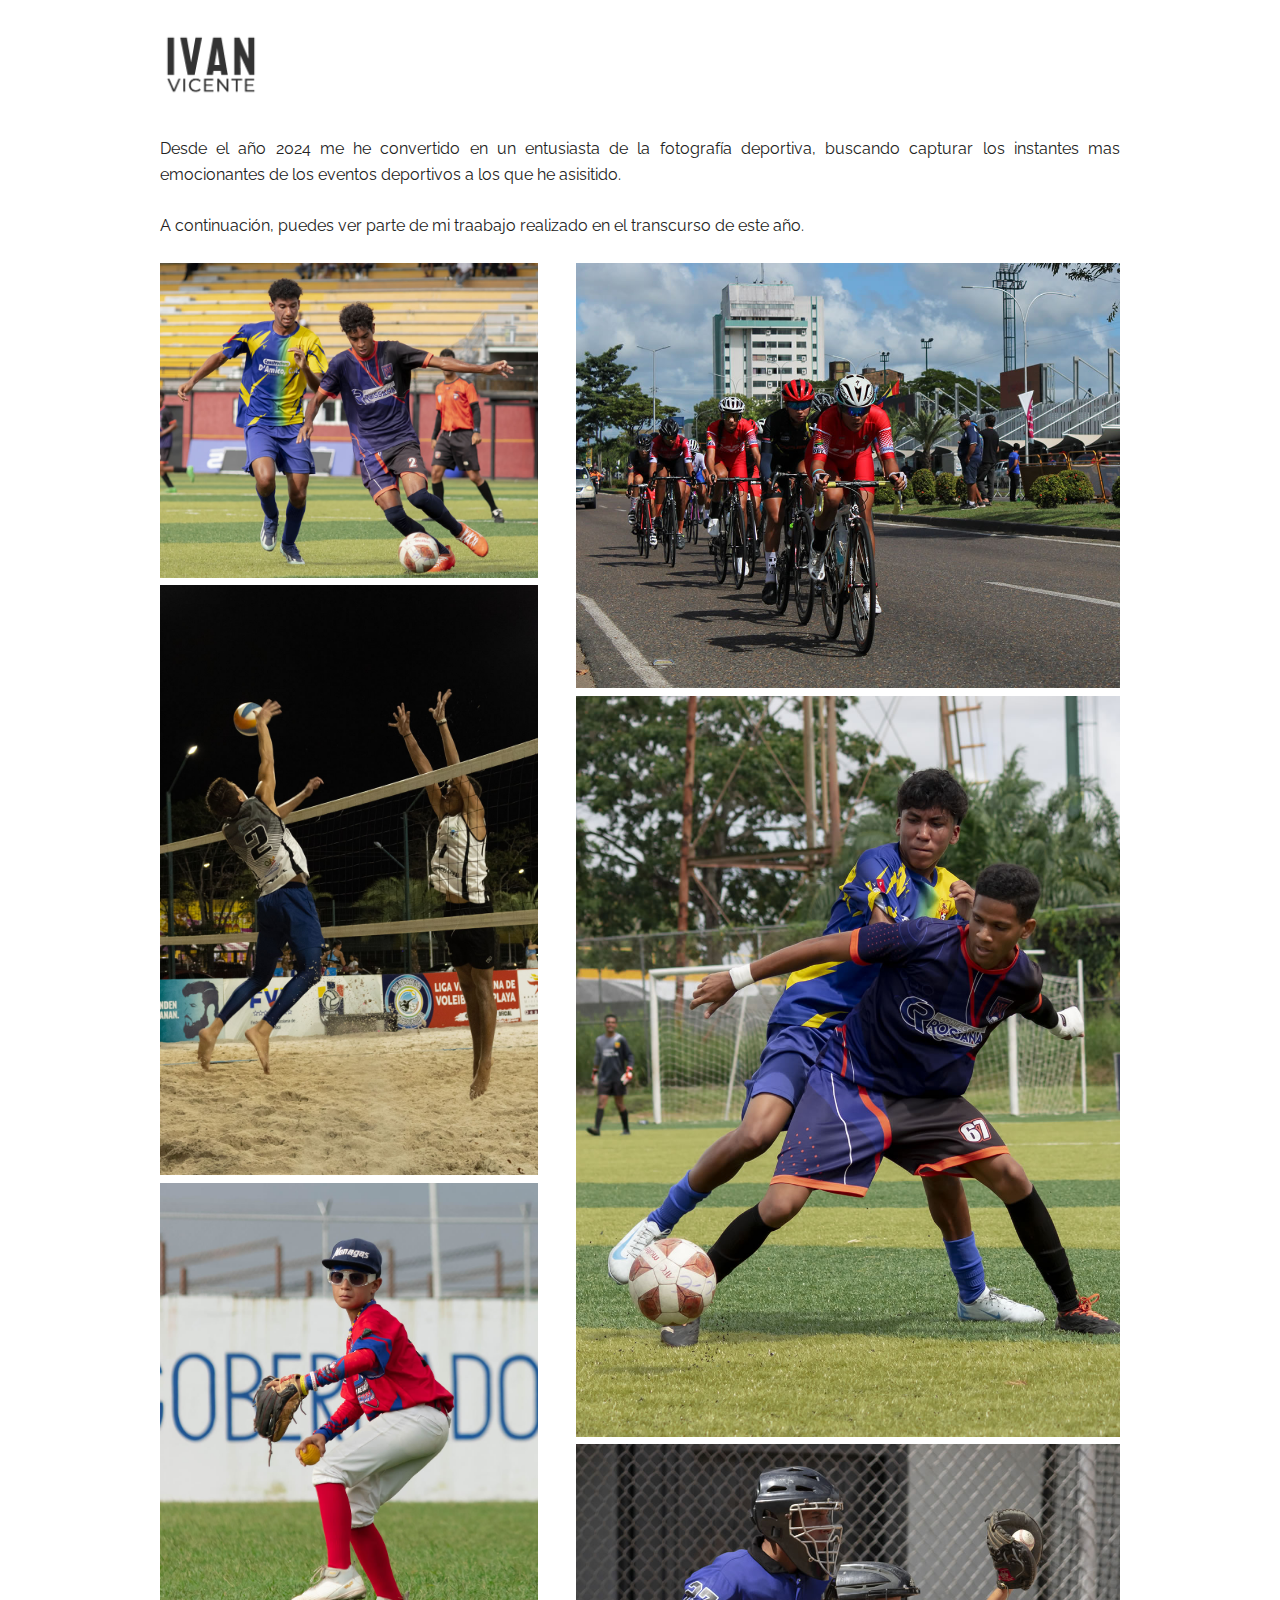
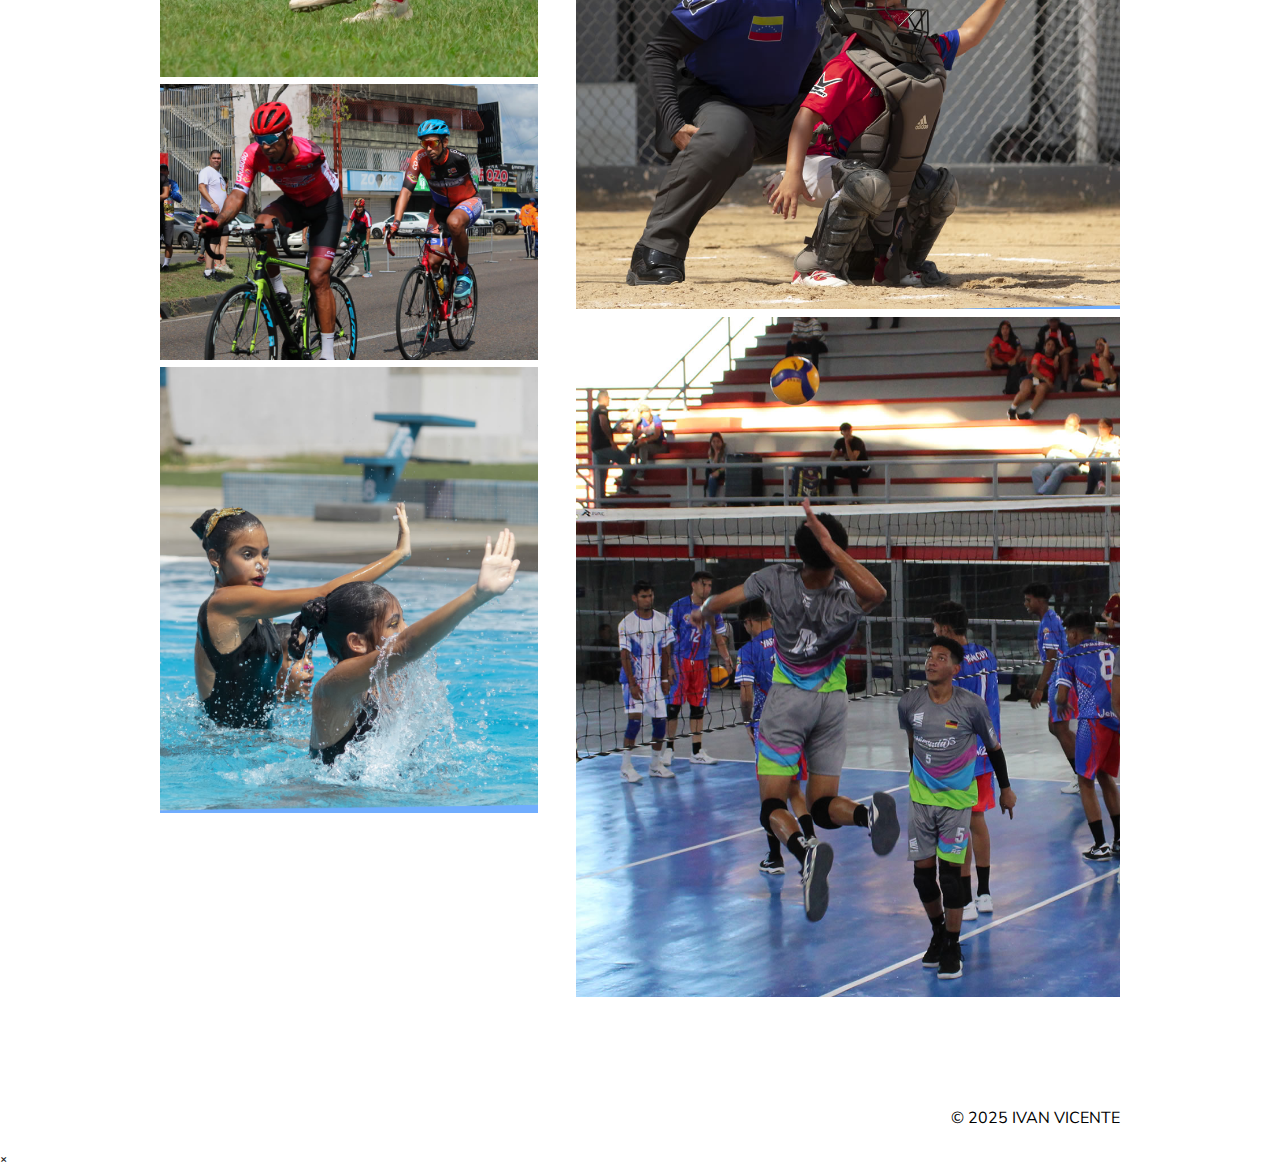
<file: index.html>
<!DOCTYPE html>
<html>
<head>


	  <!-- Basic Page Needs
  –––––––––––––––––––––––––––––––––––––––––––––––––– -->
  <meta charset="utf-8">
  <title>Ivan Vicente | Fotografo</title>
  <meta name="description" content="Portafolio de Fotografia Deportiva">
  <meta name="author" content="">

  <!-- Mobile Specific Metas
  –––––––––––––––––––––––––––––––––––––––––––––––––– -->
  <meta name="viewport" content="width=device-width, initial-scale=1">

  <!-- FUENTES
  –––––––––––––––––––––––––––––––––––––––––––––––––– -->
  <link href="//fonts.googleapis.com/css?family=Raleway:400,300,600" rel="stylesheet" type="text/css">
  <link href="https://fonts.googleapis.com/css2?family=Inter:ital,opsz,wght@0,14..32,300;1,14..32,300&display=swap" rel="stylesheet">
  <link href="https://fonts.googleapis.com/css2?family=Nunito+Sans:ital,opsz,wght@0,6..12,200..1000;1,6..12,200..1000&display=swap" rel="stylesheet">

  <!-- CSS
  –––––––––––––––––––––––––––––––––––––––––––––––––– -->
  <link rel="stylesheet" href="css/normalize.css">
  <link rel="stylesheet" href="css/skeleton.css">
  <link rel="stylesheet" href="css/viewbox.css">

  <!-- JS
  –––––––––––––––––––––––––––––––––––––––––––––––––– -->
<script src="https://ajax.googleapis.com/ajax/libs/jquery/1.12.0/jquery.min.js"></script>
<script src="js/jquery.viewbox.min.js"></script>

  <!-- Favicon
  –––––––––––––––––––––––––––––––––––––––––––––––––– -->
  <link rel="icon" type="image/png" href="images/favicon.png">

</head>
<body>

	<div class="container">

		<div class="row">
			<div class="twelve" style="height: 30px;"></div>
		</div>

		
		<div class="row" id="menu">
			<!-- Logo -->
			<div class="two columns" id="logo">
				<img src="images/logo.png">
			</div>

			<!-- Menu 
			<div class="ten u-pull-right" id="nav">
				<a href="#" class="active">PORTAFOLIO</a>
				<a href="">SOBRE MI</a>
				<a href="">CONTACTO</a>
			</div>	 -->
		</div>

		<div class="row">
			<div class="twelve columns" style="height: 30px;"></div>
		</div>
		
		<div class="row">
			<div class="twelve columns">
				<p class="about">Desde el año 2024 me he convertido en un entusiasta de la fotograf&iacutea deportiva, buscando capturar los instantes mas emocionantes de los eventos deportivos a los que he asisitido. </p>
				<p class="about">A continuaci&oacuten, puedes ver parte de mi traabajo realizado en el transcurso de este año.</p>
			</div>
		</div>

		<!-- Imagenes -->
		<div class="row">
			<div class="five columns">
				<a href="images/2am.jpg" class="thumbnail" oncontextmenu="return false;">
					<img src="images/2am.jpg" style="max-width: 100%" oncontextmenu="return false;">
				</a>

				<a href="images/valida.jpg" class="thumbnail" oncontextmenu="return false;">
					<img src="images/valida.jpg" style="max-width: 100%" oncontextmenu="return false;">
				</a>

				<a href="images/base_01.jpg" class="thumbnail" oncontextmenu="return false;">
					<img src="images/base_01.jpg" style="max-width: 100%" oncontextmenu="return false;">
				</a>

				<a href="images/ciclistas_1arm.jpg" class="thumbnail" oncontextmenu="return false;">
					<img src="images/ciclistas_1arm.jpg" style="max-width: 100%" oncontextmenu="return false;">
				</a>

				<a href="images/nado_01.jpg" class="thumbnail" oncontextmenu="return false;">
					<img src="images/nado_01.jpg" style="max-width: 100%" oncontextmenu="return false;">
				</a>
			</div>

			<div class="seven columns">
				<a href="images/peloton.jpg" class="thumbnail" oncontextmenu="return false;">
					<img src="images/peloton.jpg" style="max-width: 100%" oncontextmenu="return false;">
				</a>

				<a href="images/67am.jpg" class="thumbnail" oncontextmenu="return false;">
					<img src="images/67am.jpg" style="max-width: 100%" oncontextmenu="return false;">
				</a>

				<a href="images/base_02.jpg" class="thumbnail" oncontextmenu="return false;">
					<img src="images/base_02.jpg" style="max-width: 100%" oncontextmenu="return false;">
				</a>

				<a href="images/volei.jpg" class="thumbnail" oncontextmenu="return false;">
					<img src="images/volei.jpg" style="max-width: 100%" oncontextmenu="return false;">
				</a>
			</div>
		</div>
<!-- 
		<div class="row">
			<div class="twelve columns">
				<a href="images/nino_bote.jpg" class="thumbnail">
					<img src="images/nino_bote.jpg" style="max-width: 100%">
				</a>
			</div>
		</div>

		<div class="row">
			<div class="seven columns">
				<a href="images/pate.jpg" class="thumbnail">
					<img src="images/pate.jpg" style="max-width: 100%">
				</a>

				<a href="images/crema.jpg" class="thumbnail">
					<img src="images/crema.jpg" style="max-width: 100%">
				</a>

				<a href="images/seniora.jpg" class="thumbnail">
					<img src="images/seniora.jpg" style="max-width: 100%">
				</a>

				<a href="images/daniel.jpg" class="thumbnail">
					<img src="images/daniel.jpg" style="max-width: 100%">
				</a>
			</div>

			<div class="five columns">
				<a href="images/valida.jpg" class="thumbnail">
					<img src="images/valida.jpg" style="max-width: 100%">
				</a>

				<a href="images/barquilla.jpg" class="thumbnail">
					<img src="images/barquilla.jpg" style="max-width: 100%">
				</a>

				<a href="images/gallos.jpg" class="thumbnail">
					<img src="images/gallos.jpg" style="max-width: 100%">
				</a>
<!-- Logo 
				<a href="" class="thumbnail">
					<img src="" style="max-width: 100%">
				</a>
			</div> 

		</div>

		<div class="row">
			<div class="twelve columns">
				<a href="images/keves.jpg" class="thumbnail">
					<img src="images/keves.jpg" style="max-width: 100%">
				</a>
			</div>
		</div>

		<div class="row">
			<div class="five columns">
				<a href="images/gavilan.jpg" class="thumbnail">
					<img src="images/gavilan.jpg" style="max-width: 100%">
				</a>
			</div>

-->
		<br>
		<br>
		<span class="footer">© 2025 IVAN VICENTE</span>
	</div>

	<!-- Ventana Modal -->
	<div id="myModal" class="modal">
		<!-- Boton de Cierre -->
		<span class="close">&times;</span>
		<!-- Contenido Modal (La Imagen) -->
		<img class="modal-content" id="img01">
		<!-- Modal Caption (Texto de la Imagen) -->
		<div id="caption"></div>
	</div>

<script>
		$(function(){
			$('.thumbnail').viewbox();
			$('.thumbnail-2').viewbox({fullscreenButton: true});

			(function(){
				var vb = $('.popup-link').viewbox();
				$('.popup-open-button').click(function(){
					vb.trigger('viewbox.open');
				});
				$('.close-button').click(function(){
					vb.trigger('viewbox.close');
				});
			})();			
		});

	</script>

</body>

</html>
</file>
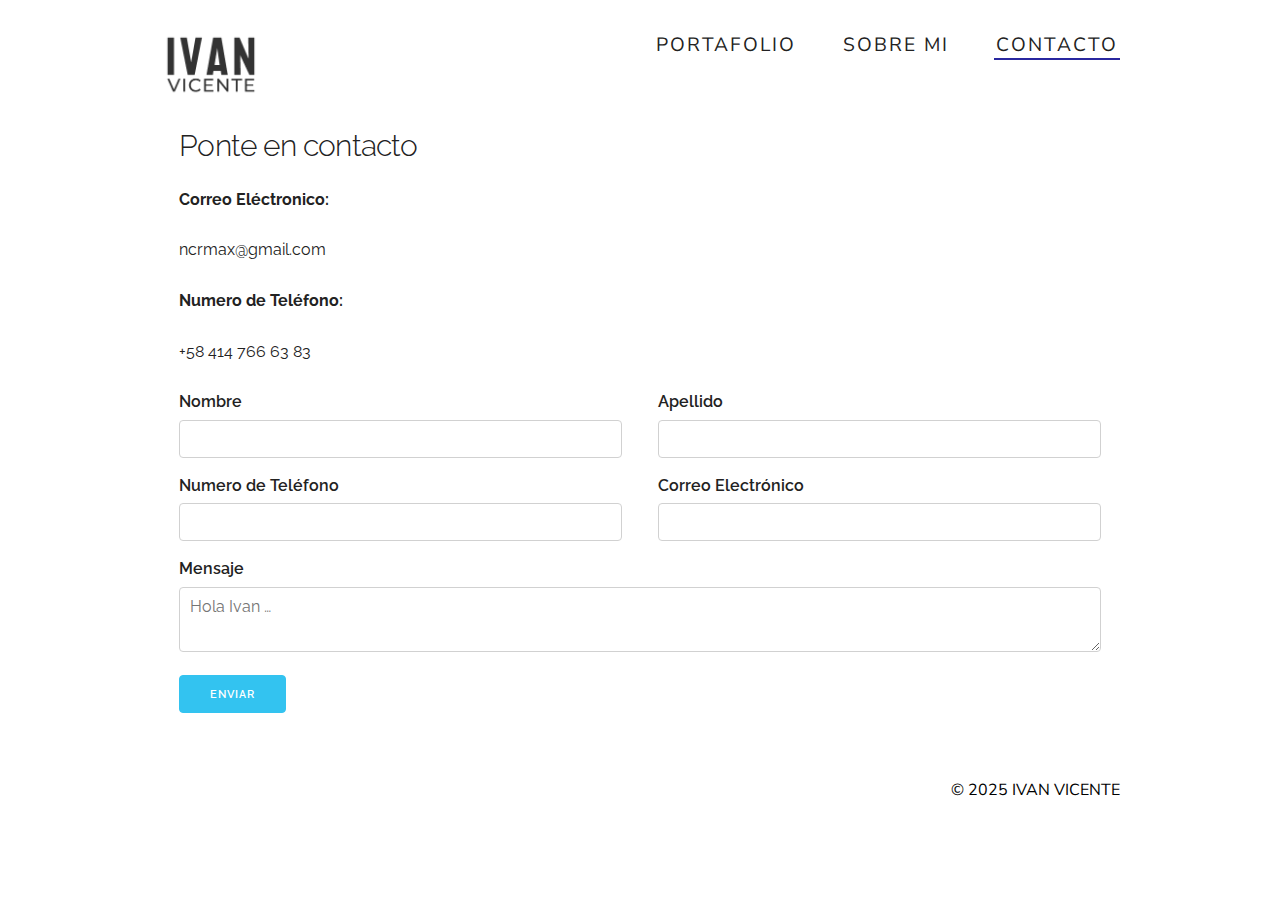
<file: contacto.html>
<!DOCTYPE html>
<html>
<head>


	  <!-- Basic Page Needs
  –––––––––––––––––––––––––––––––––––––––––––––––––– -->
  <meta charset="utf-8">
  <title>Ivan Vicente | Fotografo</title>
  <meta name="description" content="Hola, soy Ivan. Entusiasta de la fotografia desde el 2023">
  <meta name="author" content="Ivan">

  <!-- Mobile Specific Metas
  –––––––––––––––––––––––––––––––––––––––––––––––––– -->
  <meta name="viewport" content="width=device-width, initial-scale=1">

  <!-- FONT
  –––––––––––––––––––––––––––––––––––––––––––––––––– -->
  <link href="//fonts.googleapis.com/css?family=Raleway:400,300,600" rel="stylesheet" type="text/css">
  <link href="https://fonts.googleapis.com/css2?family=Inter:ital,opsz,wght@0,14..32,300;1,14..32,300&display=swap" rel="stylesheet">
  <link href="https://fonts.googleapis.com/css2?family=Nunito+Sans:ital,opsz,wght@0,6..12,200..1000;1,6..12,200..1000&display=swap" rel="stylesheet">

  <!-- CSS
  –––––––––––––––––––––––––––––––––––––––––––––––––– -->
  <link rel="stylesheet" href="css/normalize.css">
  <link rel="stylesheet" href="css/skeleton.css">
  <link rel="stylesheet" href="css/viewbox.css">

  <!-- JS
  –––––––––––––––––––––––––––––––––––––––––––––––––– -->
<script src="https://ajax.googleapis.com/ajax/libs/jquery/1.12.0/jquery.min.js"></script>
<script src="js/jquery.viewbox.min.js"></script>

  <!-- Favicon
  –––––––––––––––––––––––––––––––––––––––––––––––––– -->
  <link rel="icon" type="image/png" href="images/favicon.png">

</head>
<body>

	<div class="container">

		<div class="row">
			<div class="twelve" style="height: 30px;"></div>
		</div>

		<!-- Logo y Menu -->
		<div class="row" id="menu">
			<div class="two columns" id="logo">
				<img src="images/logo.png">
			</div>
			<div class="ten u-pull-right" id="nav">
				<a href="index.html">PORTAFOLIO</a>
				<a href="about.html">SOBRE MI</a>
				<a href="#" class="active">CONTACTO</a>
			</div>	
		</div>

		<div class="row">
			<div class="twelve columns" style="height: 20px;"></div>
		</div>

		<div class="row relleno">
			<div class="twelve columns">
				<h4>Ponte en contacto</h4>
				<p><b>Correo El&eacutectronico:</b></p> <p>ncrmax@gmail.com</p>
				<p><b>Numero de Tel&eacutefono:</b></p> <p> +58 414 766 63 83</p>
			</div>
		</div>

		<form>
			<div class="row relleno">
				<div class="six columns">
					<label for="NombreInput">Nombre</label>
					<input class="u-full-width" type="text" id="NombreInput">
				</div>

				<div class="six columns">
					<label for="ApellidoInput">Apellido</label>
					<input class="u-full-width" type="text" id="ApellidoInput">
				</div>
			</div>

			<div class="row relleno">
				<div class="six columns">
					<label for="TelefonoInput">Numero de Tel&eacutefono</label>
					<input class="u-full-width" type="tel" id="TelefonoInput">
				</div>

				<div class="six columns">
					<label for="EmailInput">Correo Electr&oacutenico</label>
					<input class="u-full-width" type="email" id="EmailInput">
				</div>
			</div>

			<div class="row relleno">
				<div class="twelve columns">
					<label for="exampleMessage">Mensaje</label>
					<textarea class="u-full-width" placeholder="Hola Ivan …" id="exampleMessage"></textarea>
					<input class="button-primary" type="submit" value="Enviar">
				</div>
			</div>

		</form>

		<span class="footer">© 2025 IVAN VICENTE</span>

	</div>

</body>
</html>
</file>
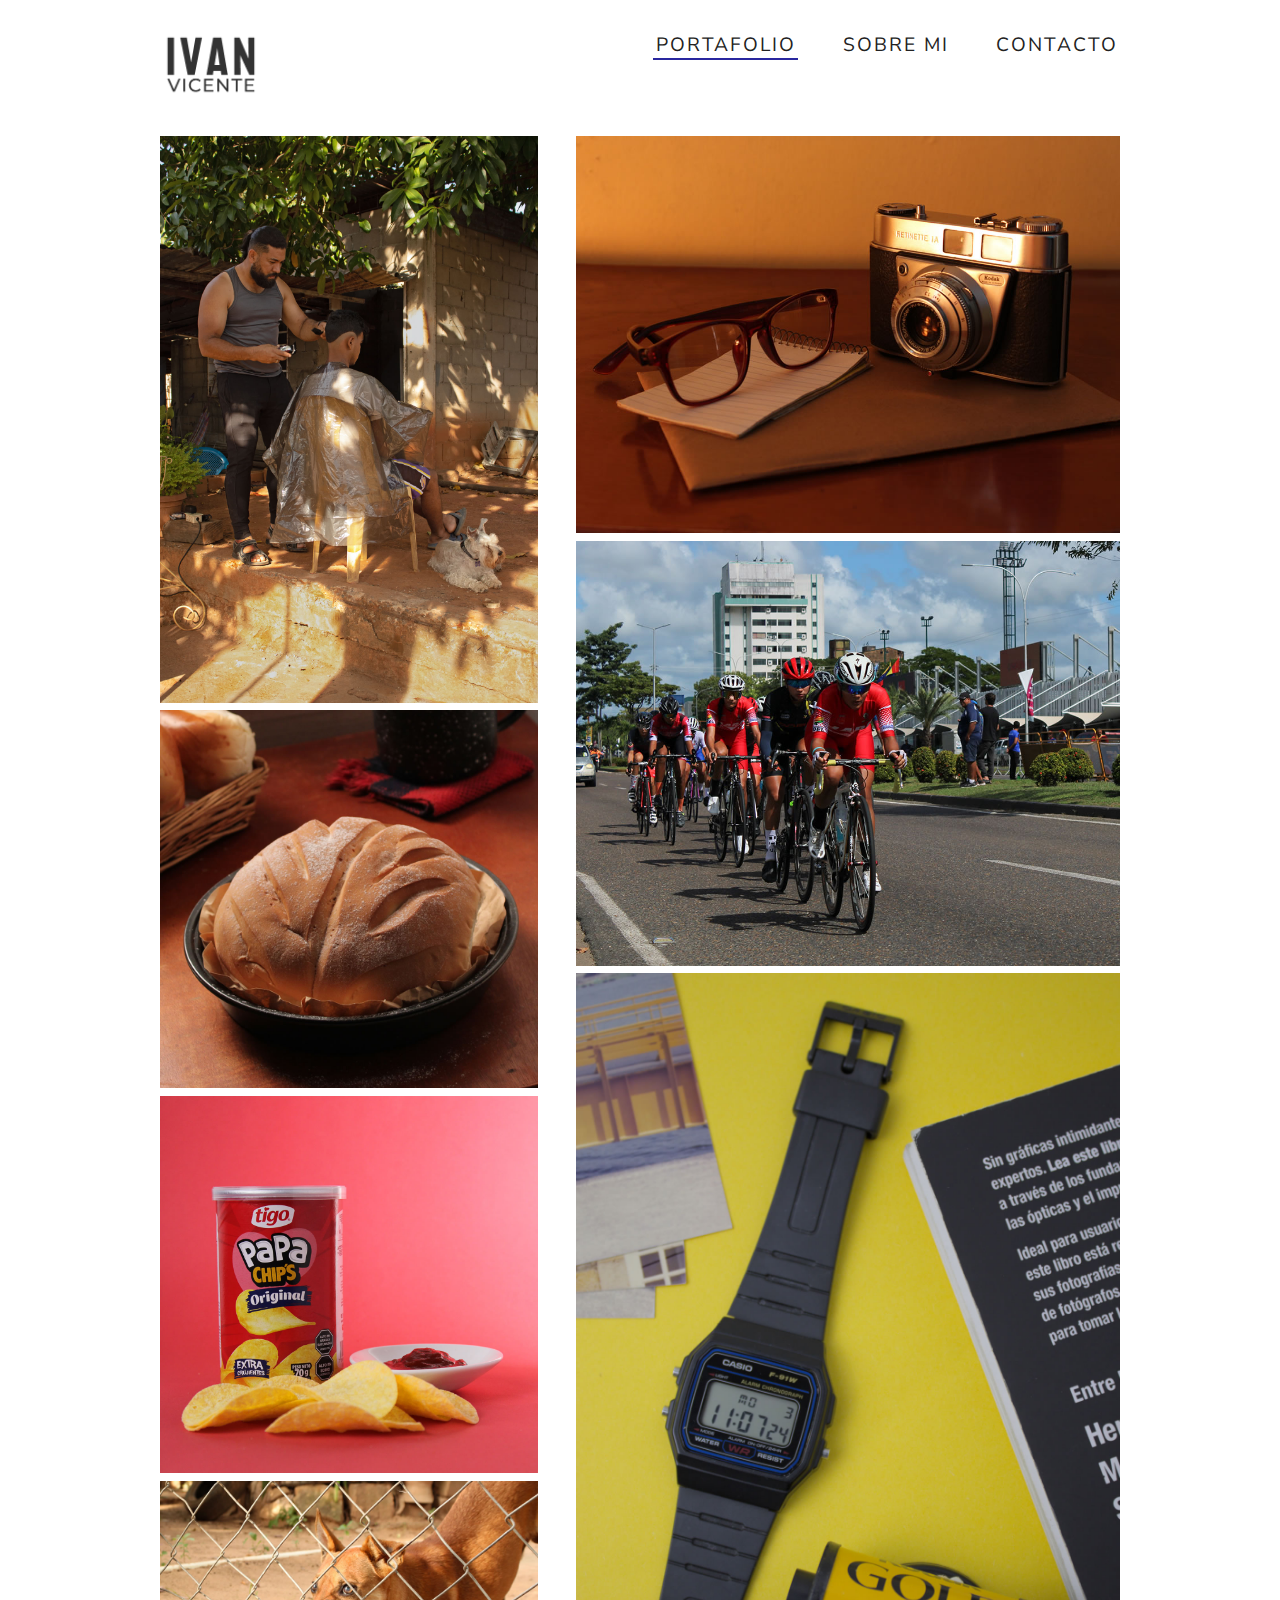
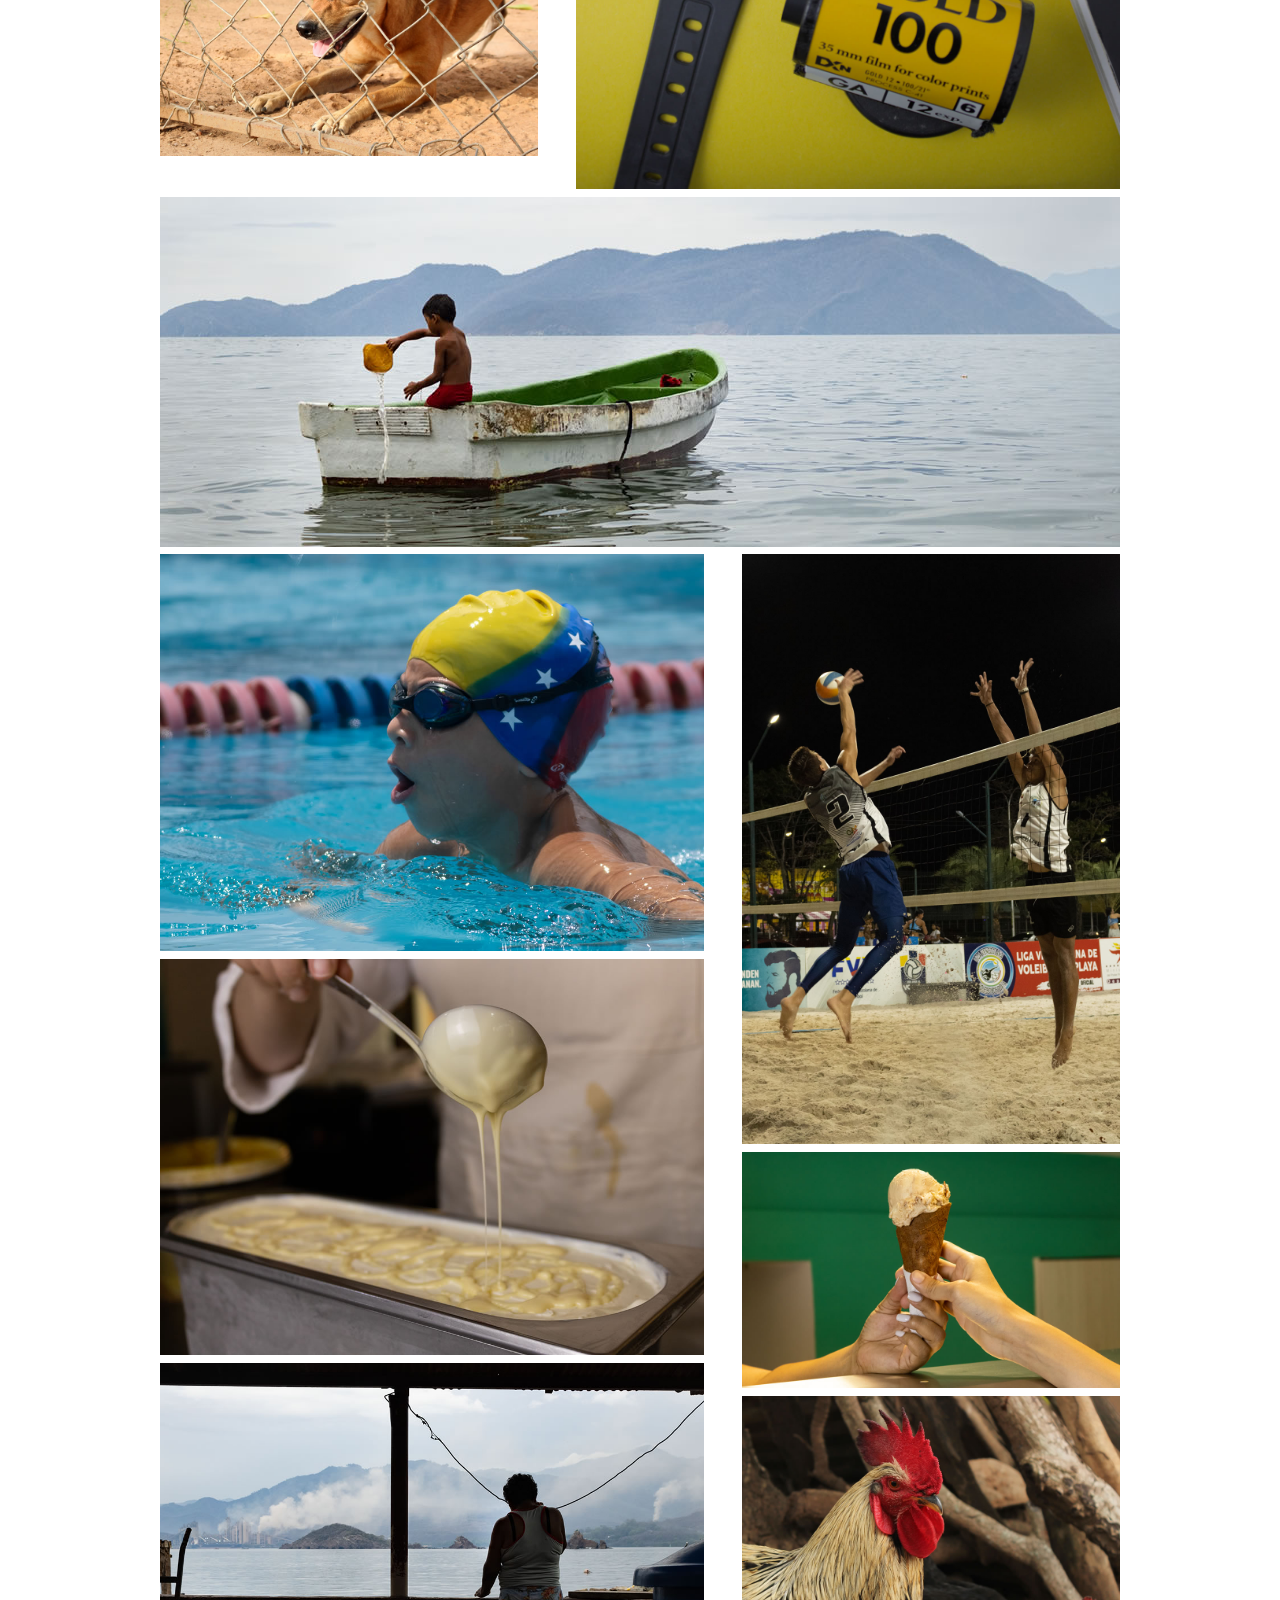
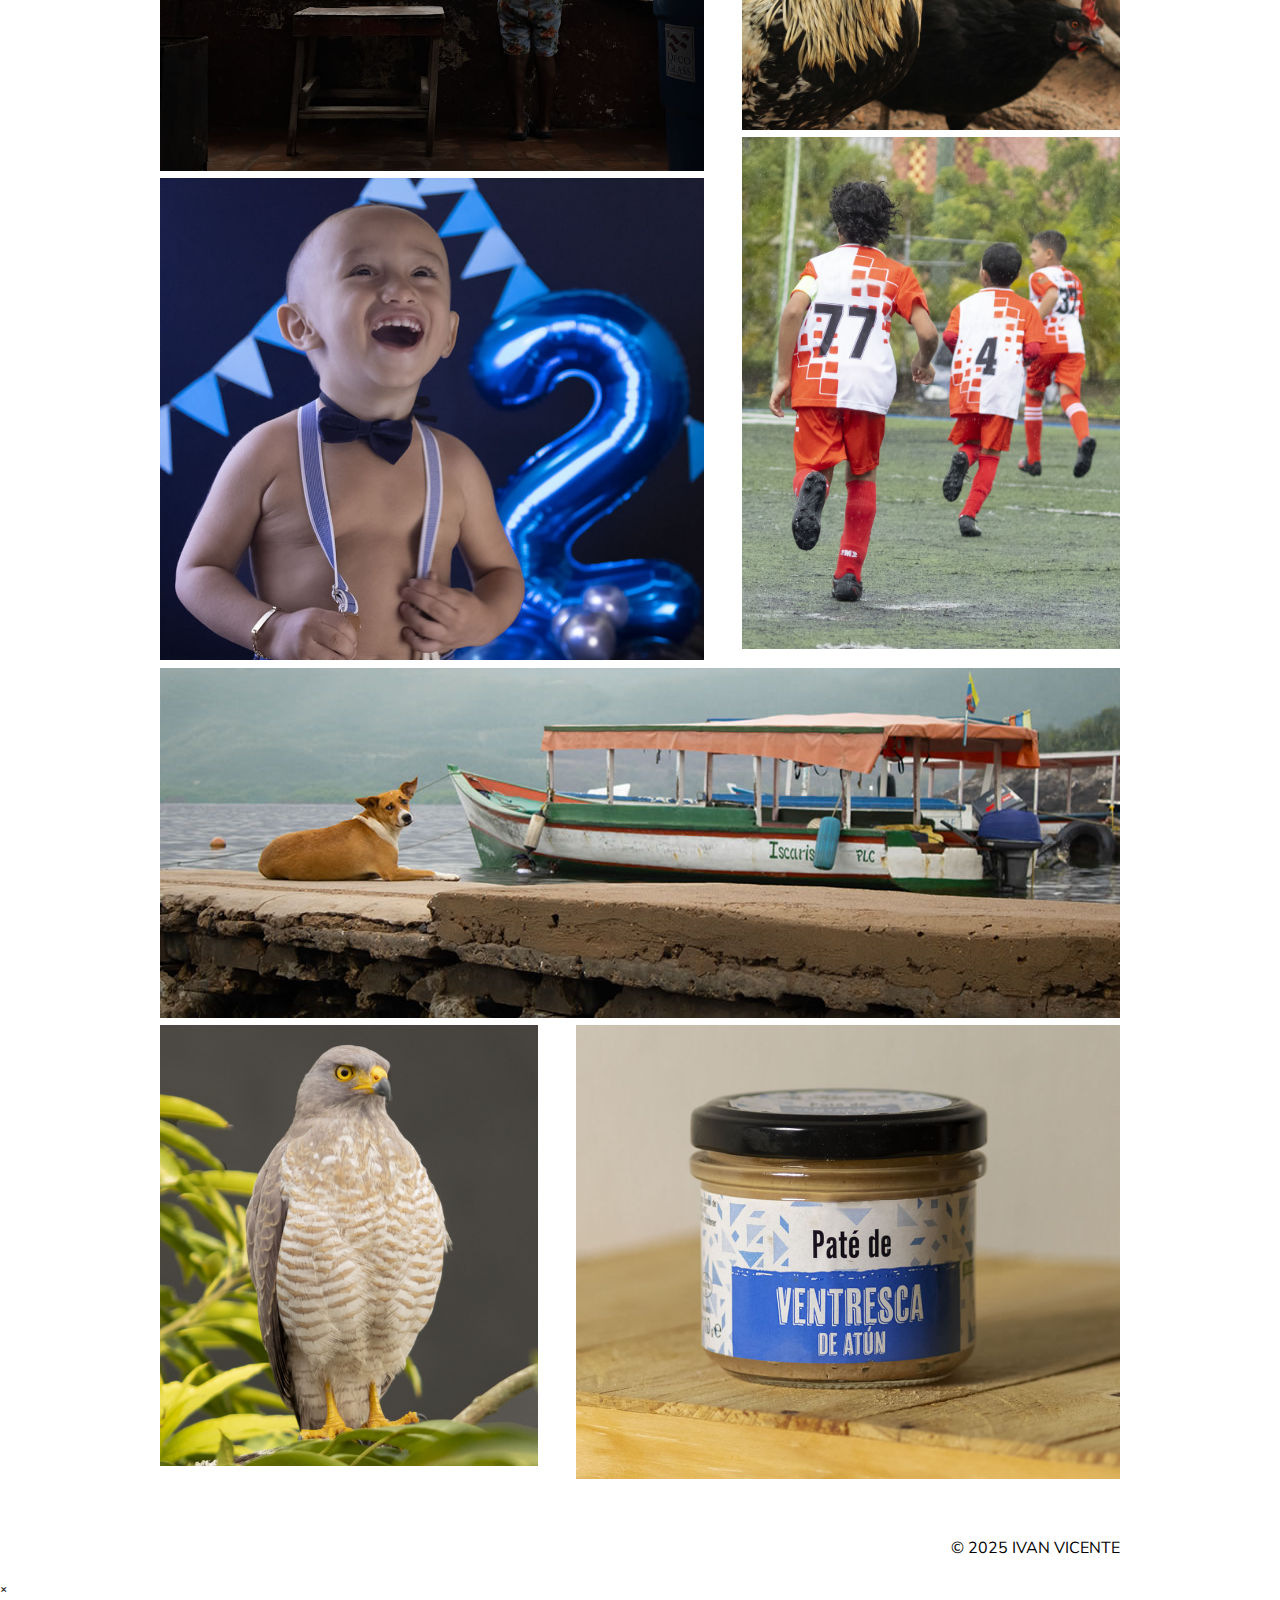
<file: inicio.html>
<!DOCTYPE html>
<html>
<head>


	  <!-- Basic Page Needs
  –––––––––––––––––––––––––––––––––––––––––––––––––– -->
  <meta charset="utf-8">
  <title>Ivan Vicente | Fotografo</title>
  <meta name="description" content="">
  <meta name="author" content="">

  <!-- Mobile Specific Metas
  –––––––––––––––––––––––––––––––––––––––––––––––––– -->
  <meta name="viewport" content="width=device-width, initial-scale=1">

  <!-- FUENTES
  –––––––––––––––––––––––––––––––––––––––––––––––––– -->
  <link href="//fonts.googleapis.com/css?family=Raleway:400,300,600" rel="stylesheet" type="text/css">
  <link href="https://fonts.googleapis.com/css2?family=Inter:ital,opsz,wght@0,14..32,300;1,14..32,300&display=swap" rel="stylesheet">
  <link href="https://fonts.googleapis.com/css2?family=Nunito+Sans:ital,opsz,wght@0,6..12,200..1000;1,6..12,200..1000&display=swap" rel="stylesheet">

  <!-- CSS
  –––––––––––––––––––––––––––––––––––––––––––––––––– -->
  <link rel="stylesheet" href="css/normalize.css">
  <link rel="stylesheet" href="css/skeleton.css">
  <link rel="stylesheet" href="css/viewbox.css">

  <!-- JS
  –––––––––––––––––––––––––––––––––––––––––––––––––– -->
<script src="https://ajax.googleapis.com/ajax/libs/jquery/1.12.0/jquery.min.js"></script>
<script src="js/jquery.viewbox.min.js"></script>

  <!-- Favicon
  –––––––––––––––––––––––––––––––––––––––––––––––––– -->
  <link rel="icon" type="image/png" href="images/favicon.png">

</head>
<body>

	<div class="container">

		<div class="row">
			<div class="twelve" style="height: 30px;"></div>
		</div>

		
		<div class="row" id="menu">
			<!-- Logo -->
			<div class="two columns" id="logo">
				<img src="images/logo.png">
			</div>

			<!-- Menu -->
			<div class="ten u-pull-right" id="nav">
				<a href="#" class="active">PORTAFOLIO</a>
				<a href="about.html">SOBRE MI</a>
				<a href="contacto.html">CONTACTO</a>
			</div>	
		</div>

		<div class="row">
			<div class="twelve columns" style="height: 30px;"></div>
		</div>

		<!-- Imagenes -->
		<div class="row">
			<div class="five columns">
				<a href="images/corte.jpg" class="thumbnail">
					<img src="images/corte.jpg" style="max-width: 100%">
				</a>

				<a href="images/pan_redondo.jpg" class="thumbnail">
					<img src="images/pan_redondo.jpg" style="max-width: 100%">
				</a>

				<a href="images/papitas.jpg" class="thumbnail">
					<img src="images/papitas.jpg" style="max-width: 100%">
				</a>

				<a href="images/macho.jpg" class="thumbnail">
					<img src="images/macho.jpg" style="max-width: 100%">
				</a>
			</div>

			<div class="seven columns">
				<a href="images/camara_lentes.jpg" class="thumbnail">
					<img src="images/camara_lentes.jpg" style="max-width: 100%">
				</a>

				<a href="images/peloton.jpg" class="thumbnail">
					<img src="images/peloton.jpg" style="max-width: 100%">
				</a>

				<a href="images/reloj_91w.jpg" class="thumbnail">
					<img src="images/reloj_91w.jpg" style="max-width: 100%">
				</a>
			</div>
		</div>

		<div class="row">
			<div class="twelve columns">
				<a href="images/nino_bote.jpg" class="thumbnail">
					<img src="images/nino_bote.jpg" style="max-width: 100%">
				</a>
			</div>
		</div>

		<div class="row">
			<div class="seven columns">
				<a href="images/nado.jpg" class="thumbnail">
					<img src="images/nado.jpg" style="max-width: 100%">
				</a>

				<a href="images/crema.jpg" class="thumbnail">
					<img src="images/crema.jpg" style="max-width: 100%">
				</a>

				<a href="images/seniora.jpg" class="thumbnail">
					<img src="images/seniora.jpg" style="max-width: 100%">
				</a>

				<a href="images/daniel.jpg" class="thumbnail">
					<img src="images/daniel.jpg" style="max-width: 100%">
				</a>
			</div>

			<div class="five columns">
				<a href="images/valida.jpg" class="thumbnail">
					<img src="images/valida.jpg" style="max-width: 100%">
				</a>

				<a href="images/barquilla.jpg" class="thumbnail">
					<img src="images/barquilla.jpg" style="max-width: 100%">
				</a>

				<a href="images/gallos.jpg" class="thumbnail">
					<img src="images/gallos.jpg" style="max-width: 100%">
				</a>

				<a href="images/77.jpg" class="thumbnail">
					<img src="images/77.jpg" style="max-width: 100%">
				</a>
			</div>

		</div>

		<div class="row">
			<div class="twelve columns">
				<a href="images/keves.jpg" class="thumbnail">
					<img src="images/keves.jpg" style="max-width: 100%">
				</a>
			</div>
		</div>

		<div class="row">
			<div class="five columns">
				<a href="images/gavilan.jpg" class="thumbnail">
					<img src="images/gavilan.jpg" style="max-width: 100%">
				</a>
			</div>

			<div class="seven columns">
				<a href="images/pate.jpg" class="thumbnail">
					<img src="images/pate.jpg" style="max-width: 100%">
				</a>
			</div>

		</div>
<span class="footer">© 2025 IVAN VICENTE</span>


	</div>


	

	<!-- Ventana Modal -->
	<div id="myModal" class="modal">
		<!-- Boton de Cierre -->
		<span class="close">&times;</span>
		<!-- Contenido Modal (La Imagen) -->
		<img class="modal-content" id="img01">
		<!-- Modal Caption (Texto de la Imagen) -->
		<div id="caption"></div>
	</div>

<script>
		$(function(){
			$('.thumbnail').viewbox();
			$('.thumbnail-2').viewbox({fullscreenButton: true});

			(function(){
				var vb = $('.popup-link').viewbox();
				$('.popup-open-button').click(function(){
					vb.trigger('viewbox.open');
				});
				$('.close-button').click(function(){
					vb.trigger('viewbox.close');
				});
			})();			
		});

	</script>

</body>
</html>
</file>
<file: css/skeleton.css>
/*
* Skeleton V2.0.4
* Copyright 2014, Dave Gamache
* www.getskeleton.com
* Free to use under the MIT license.
* http://www.opensource.org/licenses/mit-license.php
* 12/29/2014
*/


/* Table of contents
––––––––––––––––––––––––––––––––––––––––––––––––––
- Grid
- Base Styles
- Typography
- Links
- Buttons
- Forms
- Lists
- Code
- Tables
- Spacing
- Utilities
- Clearing
- Media Queries
*/


/* Grid
–––––––––––––––––––––––––––––––––––––––––––––––––– */
.container {
  position: relative;
  width: 100%;
  max-width: 960px;
  margin: 0 auto;
  padding: 0 20px;
  box-sizing: border-box; }
.column,
.columns {
  width: 100%;
  float: left;
  box-sizing: border-box; }
  .footer {
    display: block;
    font-family: "Nunito Sans", sans-serif;
    height: 40px; 
    color: #000;
    text-align: right;
    margin-top: 50px;
  }


/* Menu Responsivo
–––––––––––––––––––––––––––––––––––––––––––––––––– */

@media (max-width: 549px) {

  #logo img {
    display: block;
    margin: 0 auto;
  }

  .active {
    background-color: #29279f;
    color: white;
  }

  #nav {
    background-color: #222222;
    margin: 2em 0 1em 0;
    overflow: hidden;
    width: 100%;
  }

  #nav a {
    float: left;
    display: block;
    color: #ffffff;
    font-family: "Nunito Sans", sans-serif;
    font-size: 1.2em;
    letter-spacing: 0.1em;
    padding: 0.5em;
    text-decoration: none;
    width: 100%;
  }

    .about {
      line-height: 1.2;
      font-family: "Raleway", "HelveticaNeue", "Helvetica Neue", Helvetica, Arial, sans-serif;
      color: #222;
      text-align: justify;
  }

  .relleno, form {
  font-size: 1.2em; /* currently ems cause chrome bug misinterpreting rems on body element */
  line-height: 1.6;
  font-family: "Raleway", "HelveticaNeue", "Helvetica Neue", Helvetica, Arial, sans-serif;
  color: #222;
}


.relleno label {
  display: block;
}

  h4 { font-size: 2.4rem; line-height: 1.35; letter-spacing: -.08rem; font-family: "Raleway", "HelveticaNeue", "Helvetica Neue", Helvetica, Arial, sans-serif;}
}


/* For devices larger than 400px */
@media (min-width: 400px) {
  .container {
    width: 85%;
    padding: 0; }
}

/* For devices larger than 550px */
@media (min-width: 550px) {
  .container {
    width: 80%; }
  .column,
  .columns {
    margin-left: 4%; }
  .column:first-child,
  .columns:first-child {
    margin-left: 0; }
    #logo img {
      max-width: 80%;
    }

    #nav a {
      box-shadow: inset 0 0 0 0 #29279f;
      color: #222222;
      font-family: "Nunito Sans", sans-serif;
      font-size: 1.2em;
      letter-spacing: 0.1em;
      margin-left: 2em;
      padding: 0 .25rem;
      transition: color .3s ease-in-out, box-shadow .3s ease-in-out;;
    }

    #nav a:link {
      font-family: "Nunito Sans", sans-serif;
      text-decoration: none;
    }

    #nav a:hover {
      box-shadow: inset 200px 0 0 0 #29279f;
      color: #ffffcc;
    }

    .active {
      border-bottom: 2px solid #29279f;
    }

    .relleno {
      padding: 0 1.2em 0 1.2em;
    }

  .one.column,
  .one.columns                    { width: 4.66666666667%; }
  .two.columns                    { width: 13.3333333333%; }
  .three.columns                  { width: 22%;            }
  .four.columns                   { width: 30.6666666667%; }
  .five.columns                   { width: 39.3333333333%; }
  .six.columns                    { width: 48%;            }
  .seven.columns                  { width: 56.6666666667%; }
  .eight.columns                  { width: 65.3333333333%; }
  .nine.columns                   { width: 74.0%;          }
  .ten.columns                    { width: 82.6666666667%; }
  .eleven.columns                 { width: 91.3333333333%; }
  .twelve.columns                 { width: 100%; margin-left: 0; }

  .one-third.column               { width: 30.6666666667%; }
  .two-thirds.column              { width: 65.3333333333%; }

  .one-half.column                { width: 48%; }

  /* Offsets */
  .offset-by-one.column,
  .offset-by-one.columns          { margin-left: 8.66666666667%; }
  .offset-by-two.column,
  .offset-by-two.columns          { margin-left: 17.3333333333%; }
  .offset-by-three.column,
  .offset-by-three.columns        { margin-left: 26%;            }
  .offset-by-four.column,
  .offset-by-four.columns         { margin-left: 34.6666666667%; }
  .offset-by-five.column,
  .offset-by-five.columns         { margin-left: 43.3333333333%; }
  .offset-by-six.column,
  .offset-by-six.columns          { margin-left: 52%;            }
  .offset-by-seven.column,
  .offset-by-seven.columns        { margin-left: 60.6666666667%; }
  .offset-by-eight.column,
  .offset-by-eight.columns        { margin-left: 69.3333333333%; }
  .offset-by-nine.column,
  .offset-by-nine.columns         { margin-left: 78.0%;          }
  .offset-by-ten.column,
  .offset-by-ten.columns          { margin-left: 86.6666666667%; }
  .offset-by-eleven.column,
  .offset-by-eleven.columns       { margin-left: 95.3333333333%; }

  .offset-by-one-third.column,
  .offset-by-one-third.columns    { margin-left: 34.6666666667%; }
  .offset-by-two-thirds.column,
  .offset-by-two-thirds.columns   { margin-left: 69.3333333333%; }

  .offset-by-one-half.column,
  .offset-by-one-half.columns     { margin-left: 52%; }



/* Base Styles
–––––––––––––––––––––––––––––––––––––––––––––––––– */
/* NOTE
html is set to 62.5% so that all the REM measurements throughout Skeleton
are based on 10px sizing. So basically 1.5rem = 15px :) */
html {
  font-size: 62.5%; 
  min-height: 100%}

body {
  font-size: 1.6em; /* currently ems cause chrome bug misinterpreting rems on body element */
  line-height: 1.6;
  font-weight: 400;
  font-family: "Raleway", "HelveticaNeue", "Helvetica Neue", Helvetica, Arial, sans-serif;
  color: #222;
  min-height: 100% }


/* Typography
–––––––––––––––––––––––––––––––––––––––––––––––––– */
h1, h2, h3, h4, h5, h6 {
  margin-top: 0;
  margin-bottom: 2rem;
  font-weight: 300; }
h1 { font-size: 4.0rem; line-height: 1.2;  letter-spacing: -.1rem;}
h2 { font-size: 3.6rem; line-height: 1.25; letter-spacing: -.1rem; }
h3 { font-size: 3.0rem; line-height: 1.3;  letter-spacing: -.1rem; }
h4 { font-size: 2.4rem; line-height: 1.35; letter-spacing: -.08rem; }
h5 { font-size: 1.8rem; line-height: 1.5;  letter-spacing: -.05rem; }
h6 { font-size: 1.5rem; line-height: 1.6;  letter-spacing: 0; }

/* Larger than phablet */
@media (min-width: 550px) {
  h1 { font-size: 5.0rem; }
  h2 { font-size: 4.2rem; }
  h3 { font-size: 3.6rem; }
  h4 { font-size: 3.0rem; }
  h5 { font-size: 2.4rem; }
  h6 { font-size: 1.5rem; }
}

p {
  margin-top: 0;
  text-align:justify; }

/* Links
–––––––––––––––––––––––––––––––––––––––––––––––––– */
a {
  color: #1EAEDB; }
a:hover {
  color: #0FA0CE; }


/* Buttons
–––––––––––––––––––––––––––––––––––––––––––––––––– */
.button,
button,
input[type="submit"],
input[type="reset"],
input[type="button"] {
  display: inline-block;
  height: 38px;
  padding: 0 30px;
  color: #555;
  text-align: center;
  font-size: 11px;
  font-weight: 600;
  line-height: 38px;
  letter-spacing: .1rem;
  text-transform: uppercase;
  text-decoration: none;
  white-space: nowrap;
  background-color: transparent;
  border-radius: 4px;
  border: 1px solid #bbb;
  cursor: pointer;
  box-sizing: border-box; }
.button:hover,
button:hover,
input[type="submit"]:hover,
input[type="reset"]:hover,
input[type="button"]:hover,
.button:focus,
button:focus,
input[type="submit"]:focus,
input[type="reset"]:focus,
input[type="button"]:focus {
  color: #333;
  border-color: #888;
  outline: 0; }
.button.button-primary,
button.button-primary,
input[type="submit"].button-primary,
input[type="reset"].button-primary,
input[type="button"].button-primary {
  color: #FFF;
  background-color: #33C3F0;
  border-color: #33C3F0; }
.button.button-primary:hover,
button.button-primary:hover,
input[type="submit"].button-primary:hover,
input[type="reset"].button-primary:hover,
input[type="button"].button-primary:hover,
.button.button-primary:focus,
button.button-primary:focus,
input[type="submit"].button-primary:focus,
input[type="reset"].button-primary:focus,
input[type="button"].button-primary:focus {
  color: #FFF;
  background-color: #1EAEDB;
  border-color: #1EAEDB; }


/* Forms
–––––––––––––––––––––––––––––––––––––––––––––––––– */
input[type="email"],
input[type="number"],
input[type="search"],
input[type="text"],
input[type="tel"],
input[type="url"],
input[type="password"],
textarea,
select {
  height: 38px;
  padding: 6px 10px; /* The 6px vertically centers text on FF, ignored by Webkit */
  background-color: #fff;
  border: 1px solid #D1D1D1;
  border-radius: 4px;
  box-shadow: none;
  box-sizing: border-box; }
/* Removes awkward default styles on some inputs for iOS */
input[type="email"],
input[type="number"],
input[type="search"],
input[type="text"],
input[type="tel"],
input[type="url"],
input[type="password"],
textarea {
  -webkit-appearance: none;
     -moz-appearance: none;
          appearance: none; }
textarea {
  min-height: 65px;
  padding-top: 6px;
  padding-bottom: 6px; }
input[type="email"]:focus,
input[type="number"]:focus,
input[type="search"]:focus,
input[type="text"]:focus,
input[type="tel"]:focus,
input[type="url"]:focus,
input[type="password"]:focus,
textarea:focus,
select:focus {
  border: 1px solid #33C3F0;
  outline: 0; }
label,
legend {
  display: block;
  margin-bottom: .5rem;
  font-weight: 600; }
fieldset {
  padding: 0;
  border-width: 0; }
input[type="checkbox"],
input[type="radio"] {
  display: inline; }
label > .label-body {
  display: inline-block;
  margin-left: .5rem;
  font-weight: normal; }


/* Lists
–––––––––––––––––––––––––––––––––––––––––––––––––– */
ul {
  list-style: circle inside; }
ol {
  list-style: decimal inside; }
ol, ul {
  padding-left: 0;
  margin-top: 0; }
ul ul,
ul ol,
ol ol,
ol ul {
  margin: 1.5rem 0 1.5rem 3rem;
  font-size: 90%; }
li {
  margin-bottom: 1rem; }


/* Code
–––––––––––––––––––––––––––––––––––––––––––––––––– */
code {
  padding: .2rem .5rem;
  margin: 0 .2rem;
  font-size: 90%;
  white-space: nowrap;
  background: #F1F1F1;
  border: 1px solid #E1E1E1;
  border-radius: 4px; }
pre > code {
  display: block;
  padding: 1rem 1.5rem;
  white-space: pre; }


/* Tables
–––––––––––––––––––––––––––––––––––––––––––––––––– */
th,
td {
  padding: 12px 15px;
  text-align: left;
  border-bottom: 1px solid #E1E1E1; }
th:first-child,
td:first-child {
  padding-left: 0; }
th:last-child,
td:last-child {
  padding-right: 0; }


/* Spacing
–––––––––––––––––––––––––––––––––––––––––––––––––– */
button,
.button {
  margin-bottom: 1rem; }
input,
textarea,
select,
fieldset {
  margin-bottom: 1.5rem; }
pre,
blockquote,
dl,
figure,
table,
p,
ul,
ol,
form {
  margin-bottom: 2.5rem; }


/* Utilities
–––––––––––––––––––––––––––––––––––––––––––––––––– */
.u-full-width {
  width: 100%;
  box-sizing: border-box; }
.u-max-full-width {
  max-width: 100%;
  box-sizing: border-box; }
.u-pull-right {
  float: right; }
.u-pull-left {
  float: left; }


/* Misc
–––––––––––––––––––––––––––––––––––––––––––––––––– */
hr {
  margin-top: 3rem;
  margin-bottom: 3.5rem;
  border-width: 0;
  border-top: 1px solid #E1E1E1; }


/* Clearing
–––––––––––––––––––––––––––––––––––––––––––––––––– */

/* Self Clearing Goodness */
.container:after,
.row:after,
.u-cf {
  content: "";
  display: table;
  clear: both; }


/* Media Queries
–––––––––––––––––––––––––––––––––––––––––––––––––– */
/*
Note: The best way to structure the use of media queries is to create the queries
near the relevant code. For example, if you wanted to change the styles for buttons
on small devices, paste the mobile query code up in the buttons section and style it
there.
*/


/* Larger than mobile */
@media (min-width: 400px) {}

/* Larger than phablet (also point when grid becomes active) */
@media (min-width: 550px) {}

/* Larger than tablet */
@media (min-width: 750px) {}

/* Larger than desktop */
@media (min-width: 1000px) {}

/* Larger than Desktop HD */
@media (min-width: 1200px) {}
</file>
<file: css/viewbox.css>
.thumbnail {
	
}

.viewbox-container{
	position: fixed;
	top: 0;
	left: 0;
	right: 0;
	bottom: 0;
	background: rgba(0,0,0,.5);
	z-index: 700;
}
.viewbox-body{
	display: flex;
	flex-direction: column;
	position: absolute;
	top: 50%;
	left: 50%;
	background: #fff;
	-webkit-border-radius: 10px;
	-moz-border-radius: 10px;
	border-radius: 10px;
	-webkit-box-shadow: 0 0 10px rgba(0, 0, 0, 0.6);
	-moz-box-shadow: 0 0 10px rgba(0, 0, 0, 0.6);
	box-shadow: 0 0 10px rgba(0, 0, 0, 0.6);
	overflow: auto;
}
.viewbox-header{
	padding: 10px 0 0;
	margin: 0 10px;
	overflow: hidden;
	text-overflow: ellipsis;
	white-space: nowrap;
	max-width: 100%;
}
.viewbox-content{
	margin: 10px;
	width: 300px;
	height: 300px;
}
.viewbox-footer{
	padding: 0 0 10px;
	margin: 0 10px;
	overflow: hidden;
	text-overflow: ellipsis;
	white-space: nowrap;
	max-width: 100%;
}
.viewbox-content .viewbox-image{
	width: 100%;
	height: 100%;
}

/* buttons */
.viewbox-button-default{
	cursor: pointer;
    height: 64px;
    width: 64px;
}
.viewbox-button-default > svg{
	width: 100%;
	height: 100%;
	background: inherit;
	fill: inherit;
	pointer-events: none;
	transform: translateX(0px);
}
.viewbox-button-default{
	fill: #999;
}
.viewbox-button-default:hover{
    fill: #fff;
}

.viewbox-button-close{
	position:absolute;
	top:10px;
	right: 10px;
	z-index:9;
}
.viewbox-button-full-screen{
	position:absolute;
	top:84px;
	right: 10px;
	z-index:9;
}
.viewbox-button-next,
.viewbox-button-prev{
	position:absolute;
	top: 50%;
	height: 128px;
    width: 128px;
	margin: -64px 0 0;
	z-index:9;
}
.viewbox-button-next{
	right: 10px;
}
.viewbox-button-prev{
	left: 10px;
}
@media (max-width: 480px) {
	.viewbox-button-close{
		top: 0;
		right: 0;
	}
	.viewbox-button-next,
	.viewbox-button-prev{
		height: 81px;
    	width: 81px;
		margin-top: -40px;
	}
	.viewbox-button-next{
		right:-15px;
	}
	.viewbox-button-prev{
		left:-15px;
	}
}

/* loader */
.viewbox-container .loader{
	position: absolute;
	left: 50%;
	top: 50%;
	margin:-25px 0 0 -25px;
}
.viewbox-container .loader *{
	margin: 0;
	padding: 0;
}
.viewbox-container .loader .spinner{
	width: 50px;
	height: 50px;
	position: relative;
	margin: 0 auto;
}
.viewbox-container .loader .double-bounce1,
.viewbox-container .loader .double-bounce2{
	width: 100%;
	height: 100%;
	border-radius: 50%;
	background-color: #999;
	opacity: 0.6;
	position: absolute;
	top: 0;
	left: 0;
	-webkit-animation: sk-bounce 2.0s infinite ease-in-out;
	animation: sk-bounce 2.0s infinite ease-in-out;
}
.viewbox-container .loader .double-bounce2 {
	-webkit-animation-delay: -1.0s;
	animation-delay: -1.0s;
}
@-webkit-keyframes sk-bounce{
	0%, 100% { -webkit-transform: scale(0.0) }
	50% { -webkit-transform: scale(1.0) }
}

@keyframes sk-bounce{
	0%, 100% { 
		transform: scale(0.0);
		-webkit-transform: scale(0.0);
	} 50% { 
		transform: scale(1.0);
		-webkit-transform: scale(1.0);
	}
}
</file>
